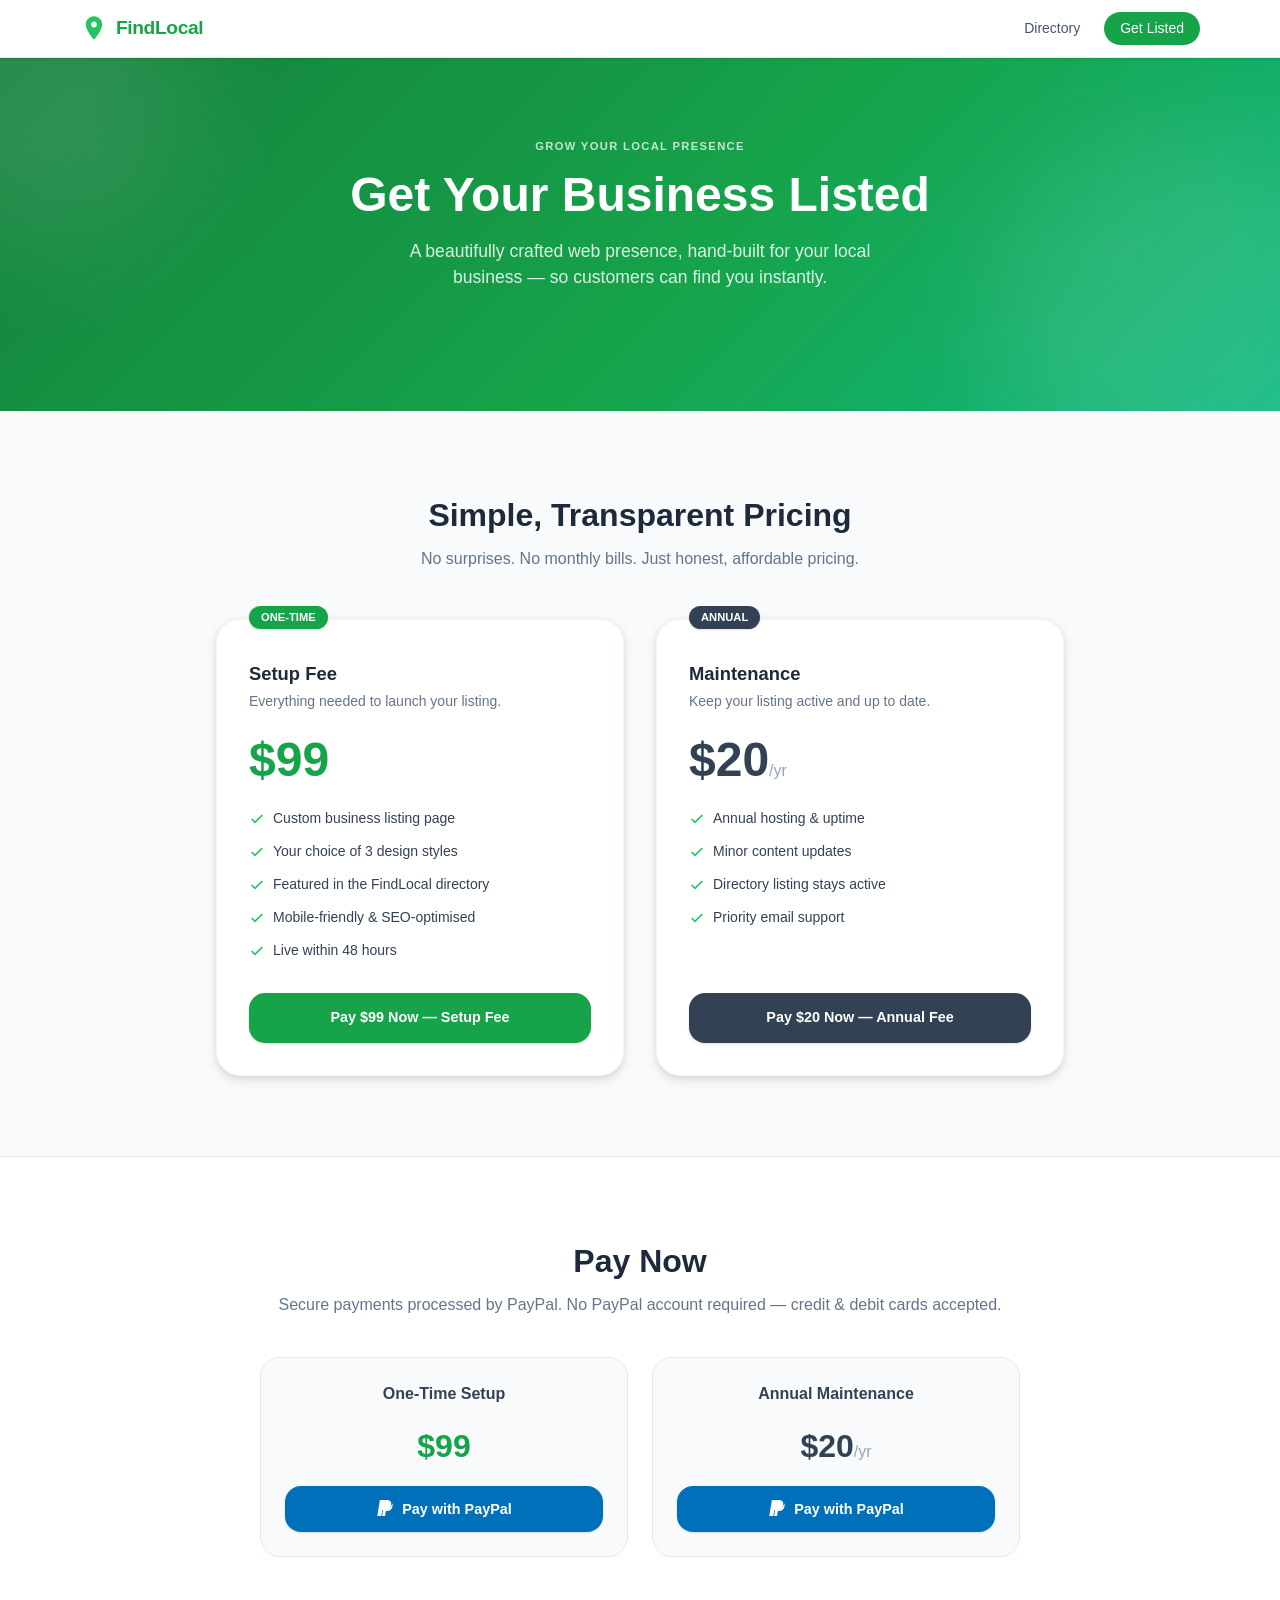
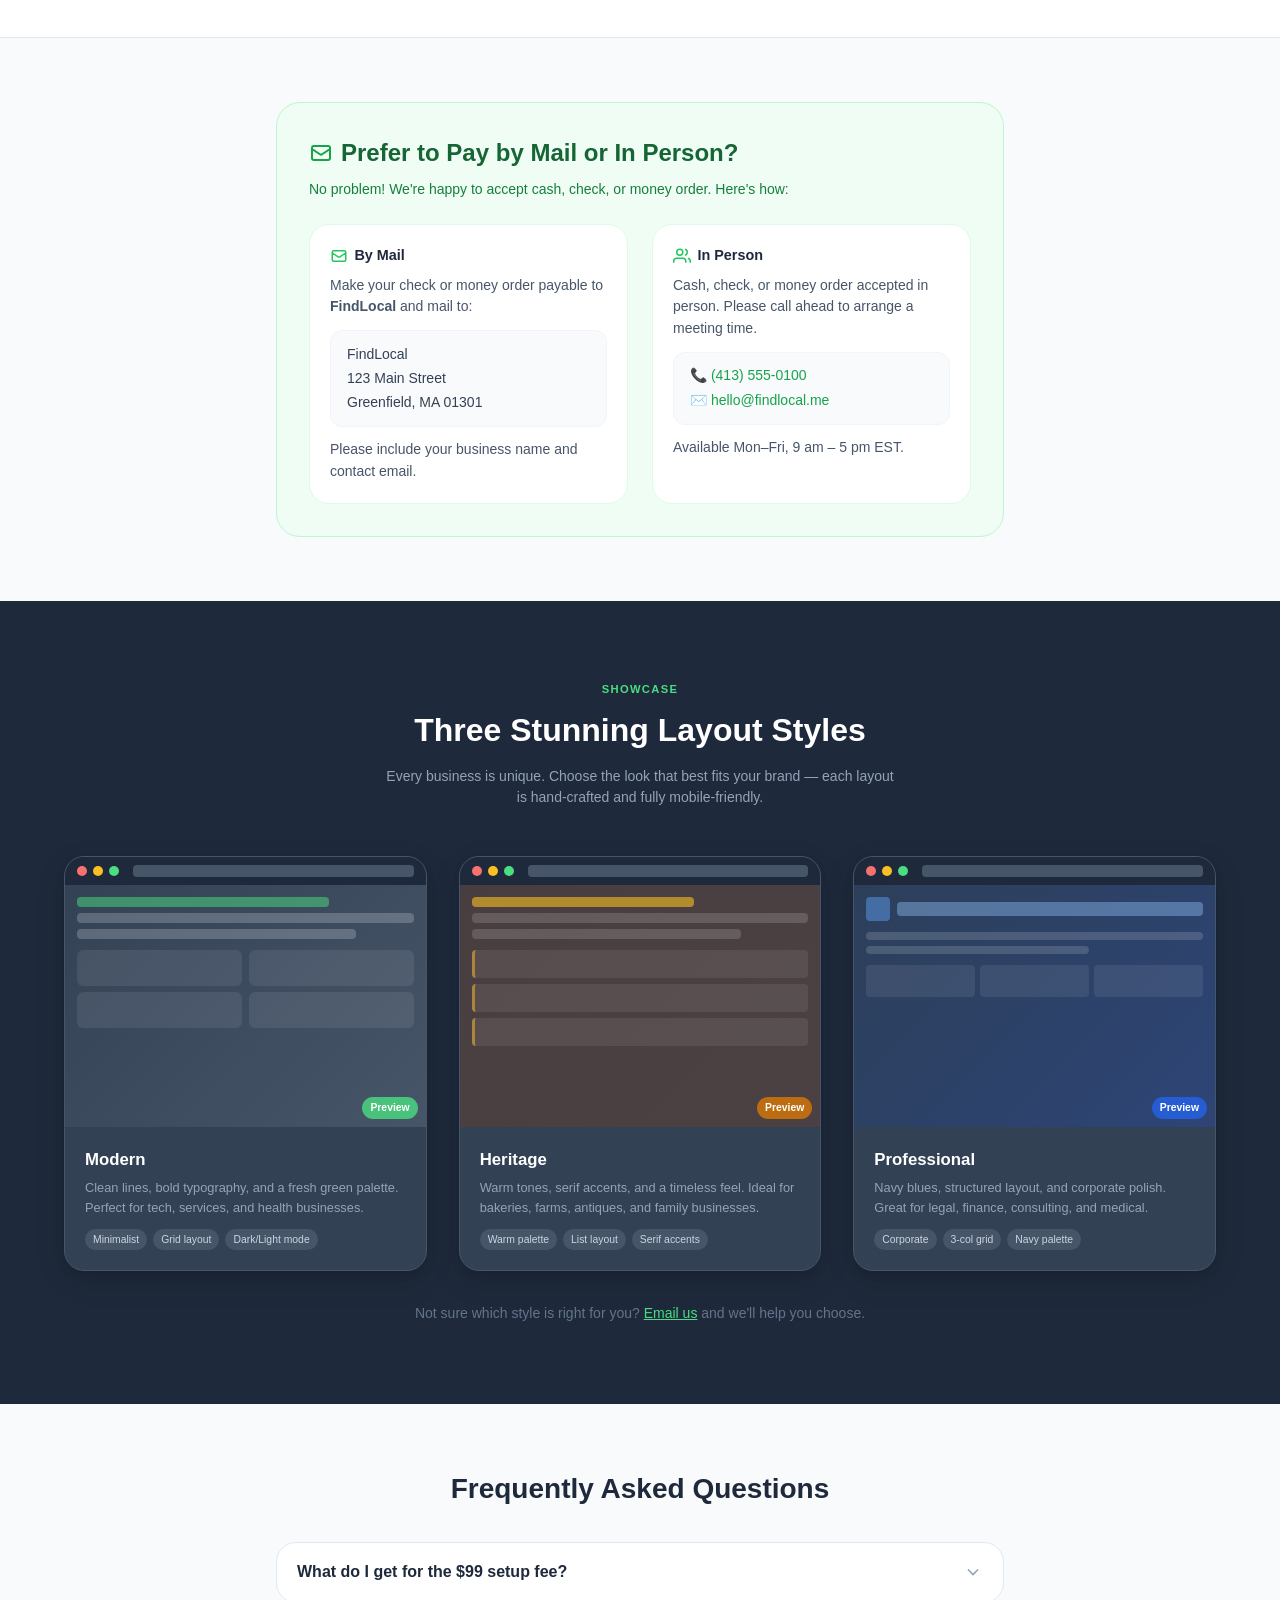
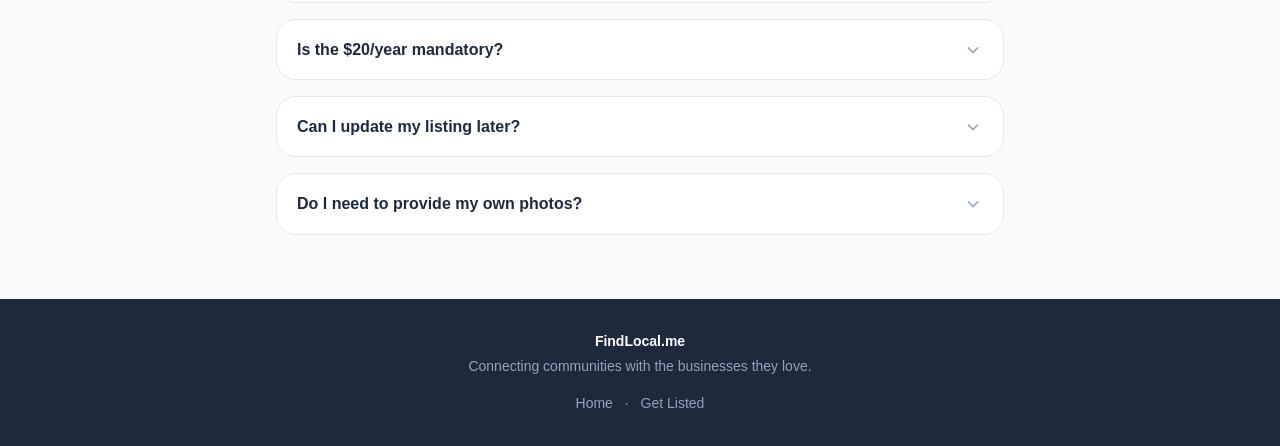
<file: get-listed.html>
<!DOCTYPE html>
<html lang="en">
<head>
  <meta charset="UTF-8" />
  <meta name="viewport" content="width=device-width, initial-scale=1.0" />
  <title>Get Listed — FindLocal.me</title>
  <meta name="description" content="Get your local business listed on FindLocal.me. $99 one-time setup, $20/year maintenance." />
  <link rel="stylesheet" href="assets/css/findlocal.css" />
</head>
<body>

<!-- ===== NAVBAR ===== -->
<header class="navbar">
  <div class="navbar__inner">
    <a href="index.html" class="navbar__brand">
      <svg viewBox="0 0 24 24" aria-hidden="true"><path d="M12 2C8.13 2 5 5.13 5 9c0 5.25 7 13 7 13s7-7.75 7-13c0-3.87-3.13-7-7-7zm0 9.5c-1.38 0-2.5-1.12-2.5-2.5S10.62 6.5 12 6.5s2.5 1.12 2.5 2.5S13.38 11.5 12 11.5z"/></svg>
      FindLocal
    </a>
    <nav class="navbar__nav">
      <a href="index.html#directory" class="navbar__link">Directory</a>
      <a href="get-listed.html" class="navbar__cta">Get Listed</a>
    </nav>
  </div>
</header>

<!-- ===== HERO ===== -->
<section class="hero">
  <div class="hero__blob hero__blob--tl" aria-hidden="true"></div>
  <div class="hero__blob hero__blob--br" aria-hidden="true"></div>
  <div class="hero__inner">
    <span class="hero__eyebrow">Grow your local presence</span>
    <h1 class="hero__title">Get Your Business Listed</h1>
    <p class="hero__subtitle">
      A beautifully crafted web presence, hand-built for your local business — so customers can find you instantly.
    </p>
  </div>
</section>

<!-- ===== PRICING ===== -->
<section id="pricing">
  <div class="pricing">
    <h2 class="pricing__heading">Simple, Transparent Pricing</h2>
    <p class="pricing__sub">No surprises. No monthly bills. Just honest, affordable pricing.</p>
    <div class="pricing__grid">

      <!-- Setup card -->
      <div class="pricing-card">
        <span class="pricing-card__pill pricing-card__pill--green">ONE-TIME</span>
        <h3 class="pricing-card__title">Setup Fee</h3>
        <p class="pricing-card__subtitle">Everything needed to launch your listing.</p>
        <div class="pricing-card__price">$99</div>
        <ul class="pricing-card__features">
          <li>
            <svg fill="none" stroke="currentColor" stroke-width="2.5" viewBox="0 0 24 24" aria-hidden="true"><polyline points="20 6 9 17 4 12"/></svg>
            Custom business listing page
          </li>
          <li>
            <svg fill="none" stroke="currentColor" stroke-width="2.5" viewBox="0 0 24 24" aria-hidden="true"><polyline points="20 6 9 17 4 12"/></svg>
            Your choice of 3 design styles
          </li>
          <li>
            <svg fill="none" stroke="currentColor" stroke-width="2.5" viewBox="0 0 24 24" aria-hidden="true"><polyline points="20 6 9 17 4 12"/></svg>
            Featured in the FindLocal directory
          </li>
          <li>
            <svg fill="none" stroke="currentColor" stroke-width="2.5" viewBox="0 0 24 24" aria-hidden="true"><polyline points="20 6 9 17 4 12"/></svg>
            Mobile-friendly &amp; SEO-optimised
          </li>
          <li>
            <svg fill="none" stroke="currentColor" stroke-width="2.5" viewBox="0 0 24 24" aria-hidden="true"><polyline points="20 6 9 17 4 12"/></svg>
            Live within 48 hours
          </li>
        </ul>
        <a href="#pay-now" class="pricing-card__btn pricing-card__btn--green">Pay $99 Now — Setup Fee</a>
      </div>

      <!-- Maintenance card -->
      <div class="pricing-card">
        <span class="pricing-card__pill pricing-card__pill--slate">ANNUAL</span>
        <h3 class="pricing-card__title">Maintenance</h3>
        <p class="pricing-card__subtitle">Keep your listing active and up to date.</p>
        <div class="pricing-card__price pricing-card__price--slate">$20<small>/yr</small></div>
        <ul class="pricing-card__features">
          <li>
            <svg fill="none" stroke="currentColor" stroke-width="2.5" viewBox="0 0 24 24" aria-hidden="true"><polyline points="20 6 9 17 4 12"/></svg>
            Annual hosting &amp; uptime
          </li>
          <li>
            <svg fill="none" stroke="currentColor" stroke-width="2.5" viewBox="0 0 24 24" aria-hidden="true"><polyline points="20 6 9 17 4 12"/></svg>
            Minor content updates
          </li>
          <li>
            <svg fill="none" stroke="currentColor" stroke-width="2.5" viewBox="0 0 24 24" aria-hidden="true"><polyline points="20 6 9 17 4 12"/></svg>
            Directory listing stays active
          </li>
          <li>
            <svg fill="none" stroke="currentColor" stroke-width="2.5" viewBox="0 0 24 24" aria-hidden="true"><polyline points="20 6 9 17 4 12"/></svg>
            Priority email support
          </li>
        </ul>
        <a href="#pay-now" class="pricing-card__btn pricing-card__btn--slate">Pay $20 Now — Annual Fee</a>
      </div>

    </div>
  </div>
</section>

<!-- ===== PAY NOW ===== -->
<section id="pay-now" class="pay-now">
  <div class="pay-now__inner">
    <h2>Pay Now</h2>
    <p class="pay-now__sub">Secure payments processed by PayPal. No PayPal account required — credit &amp; debit cards accepted.</p>
    <div class="pay-now__row">

      <!-- Setup PayPal -->
      <div class="pay-now-card">
        <span class="pay-now-card__label">One-Time Setup</span>
        <span class="pay-now-card__price">$99</span>
        <button
          type="button"
          class="paypal-btn"
          onclick="alert('PayPal integration coming soon!\n\nPlease use the mail or in-person option below in the meantime.')"
          aria-label="Pay $99 setup fee via PayPal"
        >
          <svg viewBox="0 0 24 24" xmlns="http://www.w3.org/2000/svg" aria-hidden="true"><path d="M7.076 21.337H2.47a.641.641 0 0 1-.633-.74L4.944.901C5.026.382 5.474 0 5.998 0h7.46c2.57 0 4.578.543 5.69 1.81 1.01 1.15 1.304 2.42 1.012 4.287-.023.143-.047.288-.077.437-.983 5.05-4.349 6.797-8.647 6.797h-2.19c-.524 0-.968.382-1.05.9l-1.12 7.106zm14.146-14.42a3.35 3.35 0 0 0-.607-.541c-.013.076-.026.175-.041.254-.59 3.025-2.566 6.643-8.993 6.643H9.39l-1.266 8.02h3.135c.458 0 .847-.333.919-.786l.038-.197.731-4.63.047-.254a.932.932 0 0 1 .919-.786h.578c3.748 0 6.683-1.524 7.54-5.927.362-1.855.175-3.406-.809-4.796z"/></svg>
          Pay with PayPal
        </button>
      </div>

      <!-- Maintenance PayPal -->
      <div class="pay-now-card">
        <span class="pay-now-card__label">Annual Maintenance</span>
        <span class="pay-now-card__price pay-now-card__price--slate">$20<small>/yr</small></span>
        <button
          type="button"
          class="paypal-btn"
          onclick="alert('PayPal integration coming soon!\n\nPlease use the mail or in-person option below in the meantime.')"
          aria-label="Pay $20 annual maintenance fee via PayPal"
        >
          <svg viewBox="0 0 24 24" xmlns="http://www.w3.org/2000/svg" aria-hidden="true"><path d="M7.076 21.337H2.47a.641.641 0 0 1-.633-.74L4.944.901C5.026.382 5.474 0 5.998 0h7.46c2.57 0 4.578.543 5.69 1.81 1.01 1.15 1.304 2.42 1.012 4.287-.023.143-.047.288-.077.437-.983 5.05-4.349 6.797-8.647 6.797h-2.19c-.524 0-.968.382-1.05.9l-1.12 7.106zm14.146-14.42a3.35 3.35 0 0 0-.607-.541c-.013.076-.026.175-.041.254-.59 3.025-2.566 6.643-8.993 6.643H9.39l-1.266 8.02h3.135c.458 0 .847-.333.919-.786l.038-.197.731-4.63.047-.254a.932.932 0 0 1 .919-.786h.578c3.748 0 6.683-1.524 7.54-5.927.362-1.855.175-3.406-.809-4.796z"/></svg>
          Pay with PayPal
        </button>
      </div>

    </div>
  </div>
</section>

<!-- ===== MAIL / IN-PERSON ===== -->
<section id="mail-payment">
  <div class="mail-section">
    <div class="mail-card">
      <h2>
        <svg fill="none" stroke="currentColor" stroke-width="2" viewBox="0 0 24 24" aria-hidden="true"><path d="M3 8l7.89 5.26a2 2 0 0 0 2.22 0L21 8M5 19h14a2 2 0 0 0 2-2V7a2 2 0 0 0-2-2H5a2 2 0 0 0-2 2v10a2 2 0 0 0 2 2z"/></svg>
        Prefer to Pay by Mail or In Person?
      </h2>
      <p>No problem! We're happy to accept cash, check, or money order. Here's how:</p>
      <div class="mail-card__grid">

        <div class="mail-subcard">
          <h3>
            <svg fill="none" stroke="currentColor" stroke-width="2" viewBox="0 0 24 24" aria-hidden="true"><path d="M3 8l7.89 5.26a2 2 0 0 0 2.22 0L21 8M5 19h14a2 2 0 0 0 2-2V7a2 2 0 0 0-2-2H5a2 2 0 0 0-2 2v10a2 2 0 0 0 2 2z"/></svg>
            By Mail
          </h3>
          <p>Make your check or money order payable to <strong>FindLocal</strong> and mail to:</p>
          <address>
            FindLocal<br />
            123 Main Street<br />
            Greenfield, MA 01301
          </address>
          <p class="mail-subcard__note">Please include your business name and contact email.</p>
        </div>

        <div class="mail-subcard">
          <h3>
            <svg fill="none" stroke="currentColor" stroke-width="2" viewBox="0 0 24 24" aria-hidden="true"><path d="M17 21v-2a4 4 0 0 0-4-4H5a4 4 0 0 0-4 4v2"/><circle cx="9" cy="7" r="4"/><path d="M23 21v-2a4 4 0 0 0-3-3.87"/><path d="M16 3.13a4 4 0 0 1 0 7.75"/></svg>
            In Person
          </h3>
          <p>Cash, check, or money order accepted in person. Please call ahead to arrange a meeting time.</p>
          <div class="mail-subcard__contacts">
            <p>📞 <a href="tel:+14135550100">(413) 555-0100</a></p>
            <p>✉️ <a href="mailto:hello@findlocal.me">hello@findlocal.me</a></p>
          </div>
          <p class="mail-subcard__note">Available Mon–Fri, 9 am – 5 pm EST.</p>
        </div>

      </div>
    </div>
  </div>
</section>

<!-- ===== DESIGN GALLERY ===== -->
<section id="design-gallery" class="gallery">
  <div class="gallery__inner">
    <p class="gallery__eyebrow">Showcase</p>
    <h2>Three Stunning Layout Styles</h2>
    <p class="gallery__sub">
      Every business is unique. Choose the look that best fits your brand — each layout is hand-crafted and fully mobile-friendly.
    </p>
    <div class="gallery__grid">

      <!-- Modern -->
      <div class="gallery-card">
        <div class="gallery-card__mock mock-modern">
          <div class="gallery-card__chrome">
            <span class="gallery-card__dot" style="background:#f87171"></span>
            <span class="gallery-card__dot" style="background:#fbbf24"></span>
            <span class="gallery-card__dot" style="background:#4ade80"></span>
            <div class="gallery-card__chrome-bar"></div>
          </div>
          <div class="gallery-card__screen">
            <div class="bar bar--wide"></div>
            <div class="bar bar--med"></div>
            <div class="bar bar--short"></div>
            <div class="grid-2">
              <div class="cell"></div>
              <div class="cell"></div>
              <div class="cell"></div>
              <div class="cell"></div>
            </div>
          </div>
          <span class="gallery-card__preview-badge" style="background:rgba(74,222,128,.8)">Preview</span>
        </div>
        <div class="gallery-card__body">
          <h3 class="gallery-card__title">Modern</h3>
          <p class="gallery-card__desc">Clean lines, bold typography, and a fresh green palette. Perfect for tech, services, and health businesses.</p>
          <div class="gallery-card__tags">
            <span class="gallery-card__tag">Minimalist</span>
            <span class="gallery-card__tag">Grid layout</span>
            <span class="gallery-card__tag">Dark/Light mode</span>
          </div>
        </div>
      </div>

      <!-- Heritage -->
      <div class="gallery-card">
        <div class="gallery-card__mock mock-heritage">
          <div class="gallery-card__chrome">
            <span class="gallery-card__dot" style="background:#f87171"></span>
            <span class="gallery-card__dot" style="background:#fbbf24"></span>
            <span class="gallery-card__dot" style="background:#4ade80"></span>
            <div class="gallery-card__chrome-bar"></div>
          </div>
          <div class="gallery-card__screen">
            <div class="bar bar--wide"></div>
            <div class="bar bar--med"></div>
            <div class="bar bar--short"></div>
            <div class="list">
              <div class="list-item"></div>
              <div class="list-item"></div>
              <div class="list-item"></div>
            </div>
          </div>
          <span class="gallery-card__preview-badge" style="background:rgba(217,119,6,.8)">Preview</span>
        </div>
        <div class="gallery-card__body">
          <h3 class="gallery-card__title">Heritage</h3>
          <p class="gallery-card__desc">Warm tones, serif accents, and a timeless feel. Ideal for bakeries, farms, antiques, and family businesses.</p>
          <div class="gallery-card__tags">
            <span class="gallery-card__tag">Warm palette</span>
            <span class="gallery-card__tag">List layout</span>
            <span class="gallery-card__tag">Serif accents</span>
          </div>
        </div>
      </div>

      <!-- Professional -->
      <div class="gallery-card">
        <div class="gallery-card__mock mock-professional">
          <div class="gallery-card__chrome">
            <span class="gallery-card__dot" style="background:#f87171"></span>
            <span class="gallery-card__dot" style="background:#fbbf24"></span>
            <span class="gallery-card__dot" style="background:#4ade80"></span>
            <div class="gallery-card__chrome-bar"></div>
          </div>
          <div class="gallery-card__screen">
            <div class="top-row">
              <div class="logo-box"></div>
              <div class="title-bar"></div>
            </div>
            <div class="bar bar--wide"></div>
            <div class="bar bar--short"></div>
            <div class="grid-3">
              <div class="cell"></div>
              <div class="cell"></div>
              <div class="cell"></div>
            </div>
          </div>
          <span class="gallery-card__preview-badge" style="background:rgba(37,99,235,.8)">Preview</span>
        </div>
        <div class="gallery-card__body">
          <h3 class="gallery-card__title">Professional</h3>
          <p class="gallery-card__desc">Navy blues, structured layout, and corporate polish. Great for legal, finance, consulting, and medical.</p>
          <div class="gallery-card__tags">
            <span class="gallery-card__tag">Corporate</span>
            <span class="gallery-card__tag">3-col grid</span>
            <span class="gallery-card__tag">Navy palette</span>
          </div>
        </div>
      </div>

    </div>
    <p style="text-align:center;color:#64748b;font-size:.875rem;margin-top:2rem;">
      Not sure which style is right for you? <a href="mailto:hello@findlocal.me" style="color:#4ade80;text-decoration:underline;">Email us</a> and we'll help you choose.
    </p>
  </div>
</section>

<!-- ===== FAQ ===== -->
<section>
  <div class="faq">
    <h2>Frequently Asked Questions</h2>
    <div class="faq__list">

      <details class="faq-item">
        <summary>
          What do I get for the $99 setup fee?
          <svg fill="none" stroke="currentColor" stroke-width="2" viewBox="0 0 24 24" aria-hidden="true"><polyline points="6 9 12 15 18 9"/></svg>
        </summary>
        <div class="faq-item__body">
          Your $99 covers the full design and build of your listing page — including your choice of layout, adding your logo, photos, business details, and publishing it to the FindLocal directory. You'll be live within 48 hours.
        </div>
      </details>

      <details class="faq-item">
        <summary>
          Is the $20/year mandatory?
          <svg fill="none" stroke="currentColor" stroke-width="2" viewBox="0 0 24 24" aria-hidden="true"><polyline points="6 9 12 15 18 9"/></svg>
        </summary>
        <div class="faq-item__body">
          Yes, the annual $20 keeps your listing hosted and active in the directory. If you choose not to renew, your listing will be removed. There are no hidden fees beyond these two charges.
        </div>
      </details>

      <details class="faq-item">
        <summary>
          Can I update my listing later?
          <svg fill="none" stroke="currentColor" stroke-width="2" viewBox="0 0 24 24" aria-hidden="true"><polyline points="6 9 12 15 18 9"/></svg>
        </summary>
        <div class="faq-item__body">
          Absolutely. Minor content updates (hours, phone number, description) are included in your annual fee. Major redesigns may incur a small additional charge.
        </div>
      </details>

      <details class="faq-item">
        <summary>
          Do I need to provide my own photos?
          <svg fill="none" stroke="currentColor" stroke-width="2" viewBox="0 0 24 24" aria-hidden="true"><polyline points="6 9 12 15 18 9"/></svg>
        </summary>
        <div class="faq-item__body">
          Photos are optional but highly recommended. If you don't have any, we can use free stock images that match your business type.
        </div>
      </details>

    </div>
  </div>
</section>

<!-- ===== FOOTER ===== -->
<footer class="footer">
  <p class="footer__name">FindLocal.me</p>
  <p>Connecting communities with the businesses they love.</p>
  <nav class="footer__links">
    <a href="index.html">Home</a>
    <span class="footer__sep">·</span>
    <a href="get-listed.html">Get Listed</a>
  </nav>
</footer>

</body>
</html>
</file>
<file: assets/css/findlocal.css>
/* ==========================================================
   FindLocal.me — Standalone CSS (no external dependencies)
   ========================================================== */

/* ── Custom properties ──────────────────────────────────── */
:root {
  --brand-50:  #f0fdf4;
  --brand-100: #dcfce7;
  --brand-200: #bbf7d0;
  --brand-300: #86efac;
  --brand-400: #4ade80;
  --brand-500: #22c55e;
  --brand-600: #16a34a;
  --brand-700: #15803d;
  --brand-800: #166534;
  --slate-50:  #f8fafc;
  --slate-100: #f1f5f9;
  --slate-200: #e2e8f0;
  --slate-300: #cbd5e1;
  --slate-400: #94a3b8;
  --slate-500: #64748b;
  --slate-600: #475569;
  --slate-700: #334155;
  --slate-800: #1e293b;
  --slate-900: #0f172a;
  --radius-sm: 8px;
  --radius-md: 12px;
  --radius-lg: 16px;
  --radius-xl: 20px;
  --radius-2xl: 24px;
  --shadow-sm: 0 1px 3px rgba(0,0,0,.08), 0 1px 2px rgba(0,0,0,.06);
  --shadow-md: 0 4px 12px rgba(0,0,0,.1), 0 2px 6px rgba(0,0,0,.06);
  --shadow-lg: 0 10px 30px rgba(0,0,0,.12), 0 4px 10px rgba(0,0,0,.08);
}

/* ── Reset ──────────────────────────────────────────────── */
*, *::before, *::after { box-sizing: border-box; margin: 0; padding: 0; }
html { font-size: 16px; scroll-behavior: smooth; }
body {
  font-family: -apple-system, BlinkMacSystemFont, "Segoe UI", Roboto, "Helvetica Neue", Arial, sans-serif;
  background: var(--slate-50);
  color: var(--slate-800);
  -webkit-font-smoothing: antialiased;
  line-height: 1.5;
}
a { color: inherit; text-decoration: none; }
button { cursor: pointer; border: none; background: none; font-family: inherit; font-size: inherit; }
svg { display: inline-block; vertical-align: middle; }
address { font-style: normal; }
details > summary { list-style: none; }
details > summary::-webkit-details-marker { display: none; }

/* ── Utility ────────────────────────────────────────────── */
.container { max-width: 1152px; margin: 0 auto; padding: 0 1rem; }
.sr-only { position: absolute; width: 1px; height: 1px; overflow: hidden; clip: rect(0,0,0,0); white-space: nowrap; }
.hidden { display: none !important; }

/* ── Navbar ─────────────────────────────────────────────── */
.navbar {
  position: sticky;
  top: 0;
  z-index: 50;
  background: rgba(255,255,255,.92);
  backdrop-filter: blur(8px);
  border-bottom: 1px solid var(--slate-200);
  box-shadow: var(--shadow-sm);
}
.navbar__inner {
  max-width: 1152px; margin: 0 auto; padding: .75rem 1rem;
  display: flex; align-items: center; justify-content: space-between;
}
.navbar__brand {
  display: flex; align-items: center; gap: .5rem;
  font-weight: 700; font-size: 1.2rem; color: var(--brand-600);
  text-decoration: none; letter-spacing: -.02em;
}
.navbar__brand svg { width: 28px; height: 28px; fill: var(--brand-500); flex-shrink: 0; }
.navbar__nav { display: flex; align-items: center; gap: 1.5rem; }
.navbar__link { font-size: .875rem; font-weight: 500; color: var(--slate-600); transition: color .15s; }
.navbar__link:hover { color: var(--brand-600); }
.navbar__cta {
  background: var(--brand-600); color: #fff;
  padding: .375rem 1rem; border-radius: 999px;
  font-size: .875rem; font-weight: 500;
  transition: background .15s;
}
.navbar__cta:hover { background: var(--brand-700); }

/* ── Hero ───────────────────────────────────────────────── */
.hero {
  position: relative; overflow: hidden;
  background: linear-gradient(135deg, var(--brand-700) 0%, var(--brand-600) 55%, #10b981 100%);
  padding: 5rem 1rem; text-align: center; color: #fff;
}
.hero__blob {
  pointer-events: none; position: absolute; border-radius: 50%;
  background: rgba(255,255,255,.1); filter: blur(60px);
}
.hero__blob--tl { top: -6rem; left: -6rem; width: 18rem; height: 18rem; }
.hero__blob--br { bottom: -6rem; right: -6rem; width: 24rem; height: 24rem; }
.hero__inner { position: relative; max-width: 760px; margin: 0 auto; }
.hero__eyebrow {
  display: block; text-transform: uppercase; letter-spacing: .12em;
  color: rgba(255,255,255,.75); font-size: .7rem; font-weight: 600; margin-bottom: .75rem;
}
.hero__title {
  font-size: clamp(2rem, 5vw, 3rem); font-weight: 800; line-height: 1.15;
  margin-bottom: 1rem;
}
.hero__title span { text-decoration: underline; text-decoration-color: rgba(255,255,255,.5); text-underline-offset: 5px; }
.hero__subtitle {
  color: rgba(255,255,255,.85); font-size: 1.1rem; margin-bottom: 2.5rem; max-width: 520px; margin-left: auto; margin-right: auto;
}
.hero__search { max-width: 680px; margin: 0 auto; }
.hero__search-row { display: flex; flex-direction: column; gap: .75rem; }
@media (min-width: 600px) { .hero__search-row { flex-direction: row; } }
.hero__input-wrap { position: relative; flex: 1; }
.hero__input-icon {
  position: absolute; left: 1rem; top: 50%; transform: translateY(-50%);
  width: 20px; height: 20px; color: var(--slate-400); pointer-events: none;
}
.hero__input {
  width: 100%; padding: 1rem 1rem 1rem 3rem; border-radius: var(--radius-lg);
  border: none; font-size: 1rem; color: var(--slate-800);
  box-shadow: var(--shadow-lg); outline: none;
}
.hero__input:focus { box-shadow: 0 0 0 4px rgba(74,222,128,.4), var(--shadow-lg); }
.hero__input::placeholder { color: var(--slate-400); }
.hero__btn {
  background: var(--slate-800); color: #fff; font-weight: 600; font-size: 1rem;
  padding: 1rem 2rem; border-radius: var(--radius-lg); white-space: nowrap;
  box-shadow: var(--shadow-lg); transition: background .15s;
}
.hero__btn:hover { background: var(--slate-900); }
.hero__tips { margin-top: .75rem; color: rgba(255,255,255,.7); font-size: .875rem; }
.hero__tips button { background: none; border: none; color: inherit; text-decoration: underline; cursor: pointer; padding: 0; font: inherit; transition: color .15s; }
.hero__tips button:hover { color: #fff; }

/* ── Directory Section ──────────────────────────────────── */
.directory { max-width: 1152px; margin: 0 auto; padding: 4rem 1rem; }
.directory__header {
  display: flex; flex-direction: column; gap: 1rem;
  margin-bottom: 2rem;
}
@media (min-width: 640px) {
  .directory__header { flex-direction: row; align-items: center; justify-content: space-between; }
}
.directory__title { font-size: 1.5rem; font-weight: 700; color: var(--slate-800); }
.directory__count { font-size: .875rem; color: var(--slate-500); margin-top: .25rem; }
.directory__filter-wrap { display: flex; align-items: center; gap: .5rem; }
.directory__filter-label { font-size: .875rem; color: var(--slate-600); font-weight: 500; white-space: nowrap; }
.directory__filter {
  border: 1px solid var(--slate-200); border-radius: var(--radius-md);
  padding: .5rem .75rem; font-size: .875rem; background: #fff;
  box-shadow: var(--shadow-sm); outline: none; font-family: inherit;
  color: var(--slate-700);
}
.directory__filter:focus { box-shadow: 0 0 0 3px rgba(74,222,128,.3); }

/* ── Card Grid ──────────────────────────────────────────── */
.card-grid {
  display: grid;
  grid-template-columns: 1fr;
  gap: 1.5rem;
}
@media (min-width: 600px) { .card-grid { grid-template-columns: repeat(2, 1fr); } }
@media (min-width: 900px) { .card-grid { grid-template-columns: repeat(3, 1fr); } }

/* ── Business Card ──────────────────────────────────────── */
.biz-card {
  background: #fff; border-radius: var(--radius-xl);
  border: 1px solid var(--slate-100);
  box-shadow: var(--shadow-sm);
  padding: 1.25rem;
  display: flex; flex-direction: column; gap: .75rem;
  transition: box-shadow .2s;
  animation: fadeUp .35s ease both;
}
.biz-card:hover { box-shadow: var(--shadow-md); }
@keyframes fadeUp {
  from { opacity: 0; transform: translateY(12px); }
  to   { opacity: 1; transform: translateY(0); }
}
.biz-card__header { display: flex; align-items: flex-start; justify-content: space-between; gap: .5rem; }
.biz-card__name { font-weight: 700; color: var(--slate-800); font-size: 1rem; line-height: 1.3; }
.biz-card__badge {
  display: inline-block; font-size: .7rem; font-weight: 600;
  padding: .2rem .55rem; border-radius: 999px; white-space: nowrap; flex-shrink: 0;
}
.biz-card__desc { font-size: .875rem; color: var(--slate-500); flex: 1; line-height: 1.55; }
.biz-card__location { display: flex; align-items: center; gap: .35rem; font-size: .75rem; color: var(--slate-500); }
.biz-card__location svg { width: 14px; height: 14px; fill: var(--brand-500); flex-shrink: 0; }
.biz-card__link {
  display: inline-flex; align-items: center; justify-content: center; gap: .4rem;
  background: var(--brand-600); color: #fff; font-size: .875rem; font-weight: 600;
  padding: .625rem 1rem; border-radius: var(--radius-md); transition: background .15s;
  margin-top: .25rem;
}
.biz-card__link:hover { background: var(--brand-700); }
.biz-card__link svg { width: 14px; height: 14px; }

/* Badge colour variants */
.badge--bakery        { background: #fef9c3; color: #854d0e; }
.badge--auto          { background: #dbeafe; color: #1d4ed8; }
.badge--landscaping   { background: #dcfce7; color: #15803d; }
.badge--restaurant    { background: #ffedd5; color: #c2410c; }
.badge--plumbing      { background: #cffafe; color: #0e7490; }
.badge--photography   { background: #ede9fe; color: #6d28d9; }
.badge--it            { background: #e0e7ff; color: #3730a3; }
.badge--florist       { background: #fce7f3; color: #9d174d; }
.badge--legal         { background: #f1f5f9; color: #475569; }
.badge--fitness       { background: #ffe4e6; color: #be123c; }
.badge--farm          { background: #f7fee7; color: #3f6212; }
.badge--roofing       { background: #fef3c7; color: #92400e; }
.badge--default       { background: #f1f5f9; color: #475569; }

/* ── Empty State ────────────────────────────────────────── */
.empty-state {
  display: flex; flex-direction: column; align-items: center;
  justify-content: center; padding: 6rem 1rem; text-align: center;
}
.empty-state svg { width: 64px; height: 64px; color: var(--slate-300); margin-bottom: 1rem; }
.empty-state h3 { font-size: 1.1rem; font-weight: 600; color: var(--slate-500); }
.empty-state p { color: var(--slate-400); font-size: .875rem; margin-top: .25rem; }
.empty-state__clear { margin-top: 1rem; font-size: .875rem; font-weight: 500; color: var(--brand-600); text-decoration: underline; background: none; border: none; cursor: pointer; }
.empty-state__clear:hover { color: var(--brand-700); }

/* ── CTA Banner ─────────────────────────────────────────── */
.cta-banner { background: var(--brand-700); color: #fff; padding: 4rem 1rem; text-align: center; }
.cta-banner__inner { max-width: 680px; margin: 0 auto; }
.cta-banner h2 { font-size: 2rem; font-weight: 700; margin-bottom: .75rem; }
.cta-banner p { color: rgba(255,255,255,.85); font-size: 1.1rem; margin-bottom: 2rem; }
.cta-banner strong { color: #fff; }
.cta-banner__btn {
  display: inline-block; background: #fff; color: var(--brand-700);
  font-weight: 700; padding: 1rem 2rem; border-radius: var(--radius-lg);
  box-shadow: var(--shadow-lg); transition: background .15s; font-size: 1rem;
}
.cta-banner__btn:hover { background: var(--brand-50); }

/* ── Footer ─────────────────────────────────────────────── */
.footer { background: var(--slate-800); color: var(--slate-400); padding: 2rem 1rem; text-align: center; font-size: .875rem; }
.footer__name { font-weight: 600; color: #fff; margin-bottom: .25rem; }
.footer__links { margin-top: 1rem; }
.footer__links a { color: var(--slate-400); transition: color .15s; }
.footer__links a:hover { color: #fff; }
.footer__sep { margin: 0 .5rem; }

/* =========================================================
   GET LISTED PAGE
   ========================================================= */

/* ── Page Hero (reuse .hero) ─────────────────────────────── */

/* ── Pricing ─────────────────────────────────────────────── */
.pricing { max-width: 880px; margin: 0 auto; padding: 5rem 1rem; }
.pricing__heading { font-size: 2rem; font-weight: 700; text-align: center; margin-bottom: .5rem; }
.pricing__sub { color: var(--slate-500); text-align: center; margin-bottom: 3rem; }
.pricing__grid { display: grid; grid-template-columns: 1fr; gap: 2rem; }
@media (min-width: 700px) { .pricing__grid { grid-template-columns: repeat(2, 1fr); } }

.pricing-card {
  position: relative; background: #fff; border-radius: var(--radius-2xl);
  border: 1px solid var(--slate-100); box-shadow: var(--shadow-md);
  padding: 2rem 2rem 2rem; display: flex; flex-direction: column;
}
.pricing-card__pill {
  position: absolute; top: -14px; left: 2rem;
  font-size: .7rem; font-weight: 700; padding: .2rem .75rem;
  border-radius: 999px; box-shadow: var(--shadow-sm); color: #fff;
}
.pricing-card__pill--green { background: var(--brand-600); }
.pricing-card__pill--slate { background: var(--slate-700); }
.pricing-card__title { font-size: 1.15rem; font-weight: 700; color: var(--slate-800); margin-top: .5rem; margin-bottom: .25rem; }
.pricing-card__subtitle { font-size: .875rem; color: var(--slate-500); margin-bottom: 1.5rem; }
.pricing-card__price { font-size: 3rem; font-weight: 800; color: var(--brand-600); margin-bottom: 1.5rem; line-height: 1; }
.pricing-card__price--slate { color: var(--slate-700); }
.pricing-card__price sup { font-size: 1.25rem; }
.pricing-card__price small { font-size: 1rem; font-weight: 400; color: var(--slate-400); }
.pricing-card__features { list-style: none; display: flex; flex-direction: column; gap: .75rem; font-size: .875rem; color: var(--slate-700); flex: 1; margin-bottom: 2rem; }
.pricing-card__features li { display: flex; align-items: center; gap: .5rem; }
.pricing-card__features li svg { width: 16px; height: 16px; color: var(--brand-500); flex-shrink: 0; }
.pricing-card__btn {
  display: block; text-align: center; font-weight: 700; font-size: .9rem;
  padding: .875rem 1.5rem; border-radius: var(--radius-lg);
  transition: background .15s; box-shadow: var(--shadow-sm);
}
.pricing-card__btn--green { background: var(--brand-600); color: #fff; }
.pricing-card__btn--green:hover { background: var(--brand-700); }
.pricing-card__btn--slate { background: var(--slate-700); color: #fff; }
.pricing-card__btn--slate:hover { background: var(--slate-800); }

/* ── Pay Now ─────────────────────────────────────────────── */
.pay-now { background: #fff; border-top: 1px solid var(--slate-200); border-bottom: 1px solid var(--slate-200); padding: 5rem 1rem; }
.pay-now__inner { max-width: 760px; margin: 0 auto; text-align: center; }
.pay-now h2 { font-size: 2rem; font-weight: 700; margin-bottom: .5rem; }
.pay-now__sub { color: var(--slate-500); margin-bottom: 2.5rem; }
.pay-now__row { display: flex; flex-direction: column; gap: 1.5rem; }
@media (min-width: 600px) { .pay-now__row { flex-direction: row; } }

.pay-now-card {
  flex: 1; background: var(--slate-50);
  border: 1px solid var(--slate-200); border-radius: var(--radius-xl);
  padding: 1.5rem; display: flex; flex-direction: column; align-items: center; gap: 1rem;
}
.pay-now-card__label { font-weight: 600; color: var(--slate-700); }
.pay-now-card__price { font-size: 2rem; font-weight: 800; color: var(--brand-600); }
.pay-now-card__price--slate { color: var(--slate-700); }
.pay-now-card__price small { font-size: 1rem; font-weight: 400; color: var(--slate-400); }
.paypal-btn {
  width: 100%; display: inline-flex; align-items: center; justify-content: center; gap: .5rem;
  background: #0070ba; color: #fff; font-weight: 700; font-size: .9rem;
  padding: .875rem 1.5rem; border-radius: var(--radius-lg); border: none;
  transition: background .15s; box-shadow: var(--shadow-sm); cursor: pointer;
}
.paypal-btn:hover { background: #003087; }
.paypal-btn svg { width: 18px; height: 18px; fill: #fff; flex-shrink: 0; }

/* ── Mail / In-person ────────────────────────────────────── */
.mail-section { max-width: 760px; margin: 0 auto; padding: 4rem 1rem; }
.mail-card {
  background: var(--brand-50); border: 1px solid var(--brand-200);
  border-radius: var(--radius-2xl); padding: 2rem;
}
.mail-card h2 { font-size: 1.5rem; font-weight: 700; color: var(--brand-800); margin-bottom: .5rem; display: flex; align-items: center; gap: .5rem; }
.mail-card h2 svg { width: 24px; height: 24px; color: var(--brand-600); flex-shrink: 0; }
.mail-card > p { color: var(--brand-700); font-size: .875rem; margin-bottom: 1.5rem; }
.mail-card__grid { display: grid; grid-template-columns: 1fr; gap: 1.5rem; }
@media (min-width: 600px) { .mail-card__grid { grid-template-columns: repeat(2, 1fr); } }
.mail-subcard { background: #fff; border: 1px solid var(--brand-100); border-radius: var(--radius-xl); padding: 1.25rem; }
.mail-subcard h3 { font-weight: 700; color: var(--slate-800); margin-bottom: .5rem; font-size: .9rem; display: flex; align-items: center; gap: .4rem; }
.mail-subcard h3 svg { width: 18px; height: 18px; color: var(--brand-500); flex-shrink: 0; }
.mail-subcard p { font-size: .875rem; color: var(--slate-600); line-height: 1.55; }
.mail-subcard address { margin-top: .75rem; font-size: .875rem; font-weight: 500; color: var(--slate-700); background: var(--slate-50); border: 1px solid var(--slate-100); border-radius: var(--radius-md); padding: .75rem 1rem; line-height: 1.7; }
.mail-subcard__contacts { margin-top: .75rem; font-size: .875rem; font-weight: 500; color: var(--slate-700); background: var(--slate-50); border: 1px solid var(--slate-100); border-radius: var(--radius-md); padding: .75rem 1rem; }
.mail-subcard__contacts p + p { margin-top: .25rem; }
.mail-subcard__contacts a { color: var(--brand-600); }
.mail-subcard__contacts a:hover { text-decoration: underline; }
.mail-subcard__note { margin-top: .75rem; font-size: .75rem; color: var(--slate-500); }

/* ── Design Gallery ──────────────────────────────────────── */
.gallery { background: var(--slate-800); padding: 5rem 1rem; }
.gallery__inner { max-width: 1152px; margin: 0 auto; }
.gallery__eyebrow { text-transform: uppercase; letter-spacing: .12em; color: var(--brand-400); font-size: .7rem; font-weight: 600; text-align: center; margin-bottom: .5rem; }
.gallery h2 { font-size: 2rem; font-weight: 700; color: #fff; text-align: center; margin-bottom: .75rem; }
.gallery__sub { color: var(--slate-400); text-align: center; font-size: .875rem; max-width: 520px; margin: 0 auto 3rem; }
.gallery__grid { display: grid; grid-template-columns: 1fr; gap: 2rem; }
@media (min-width: 700px) { .gallery__grid { grid-template-columns: repeat(3, 1fr); } }

.gallery-card { background: var(--slate-700); border: 1px solid var(--slate-600); border-radius: var(--radius-xl); overflow: hidden; display: flex; flex-direction: column; box-shadow: var(--shadow-lg); }
.gallery-card__mock { position: relative; aspect-ratio: 4/3; overflow: hidden; display: flex; flex-direction: column; }
.gallery-card__chrome { display: flex; align-items: center; gap: .375rem; padding: .5rem .75rem; background: var(--slate-800); flex-shrink: 0; }
.gallery-card__dot { width: 10px; height: 10px; border-radius: 50%; flex-shrink: 0; }
.gallery-card__chrome-bar { flex: 1; height: 12px; background: var(--slate-600); border-radius: 4px; margin-left: .5rem; }
.gallery-card__screen { flex: 1; padding: .75rem; display: flex; flex-direction: column; gap: .4rem; overflow: hidden; }
.gallery-card__preview-badge { position: absolute; bottom: .5rem; right: .5rem; font-size: .65rem; font-weight: 700; padding: .2rem .5rem; border-radius: 999px; color: #fff; }
.gallery-card__body { padding: 1.25rem; }
.gallery-card__title { font-weight: 700; color: #fff; font-size: 1.05rem; margin-bottom: .35rem; }
.gallery-card__desc { color: var(--slate-400); font-size: .8rem; line-height: 1.55; }
.gallery-card__tags { display: flex; flex-wrap: wrap; gap: .375rem; margin-top: .75rem; }
.gallery-card__tag { background: var(--slate-600); color: var(--slate-300); font-size: .65rem; padding: .15rem .5rem; border-radius: 999px; }

/* Modern mock styles */
.mock-modern { background: linear-gradient(135deg, #334155 0%, #475569 100%); }
.mock-modern .bar { height: 10px; border-radius: 4px; background: rgba(74,222,128,.5); }
.mock-modern .bar--wide { width: 75%; }
.mock-modern .bar--med  { width: 100%; background: rgba(255,255,255,.2); }
.mock-modern .bar--short { width: 83%; background: rgba(255,255,255,.2); }
.mock-modern .grid-2 { display: grid; grid-template-columns: 1fr 1fr; gap: .4rem; margin-top: .25rem; }
.mock-modern .cell { height: 36px; background: rgba(255,255,255,.08); border-radius: 6px; }

/* Heritage mock styles */
.mock-heritage { background: linear-gradient(135deg, #78350f50 0%, #92400e40 100%); }
.mock-heritage .bar { height: 10px; border-radius: 4px; background: rgba(251,191,36,.6); }
.mock-heritage .bar--wide { width: 66%; }
.mock-heritage .bar--med  { width: 100%; background: rgba(255,255,255,.15); }
.mock-heritage .bar--short { width: 80%; background: rgba(255,255,255,.15); }
.mock-heritage .list { display: flex; flex-direction: column; gap: .4rem; margin-top: .25rem; }
.mock-heritage .list-item { height: 28px; background: rgba(255,255,255,.08); border-radius: 4px; border-left: 3px solid rgba(251,191,36,.5); }

/* Professional mock styles */
.mock-professional { background: linear-gradient(135deg, #1e3a5f50 0%, #1d4ed840 100%); }
.mock-professional .top-row { display: flex; align-items: center; gap: .4rem; margin-bottom: .3rem; }
.mock-professional .logo-box { width: 24px; height: 24px; background: rgba(96,165,250,.45); border-radius: 4px; flex-shrink: 0; }
.mock-professional .title-bar { flex: 1; height: 14px; background: rgba(147,197,253,.4); border-radius: 4px; }
.mock-professional .bar { height: 8px; border-radius: 4px; background: rgba(255,255,255,.15); }
.mock-professional .bar--wide { width: 100%; }
.mock-professional .bar--short { width: 66%; }
.mock-professional .grid-3 { display: grid; grid-template-columns: repeat(3, 1fr); gap: .35rem; margin-top: .25rem; }
.mock-professional .cell { height: 32px; background: rgba(255,255,255,.08); border-radius: 4px; }

/* ── FAQ ─────────────────────────────────────────────────── */
.faq { max-width: 760px; margin: 0 auto; padding: 4rem 1rem; }
.faq h2 { font-size: 1.75rem; font-weight: 700; text-align: center; margin-bottom: 2rem; }
.faq__list { display: flex; flex-direction: column; gap: 1rem; }
.faq-item { background: #fff; border: 1px solid var(--slate-200); border-radius: var(--radius-xl); overflow: hidden; }
.faq-item summary {
  display: flex; align-items: center; justify-content: space-between;
  padding: 1.1rem 1.25rem; font-weight: 600; color: var(--slate-800);
  cursor: pointer; user-select: none;
}
.faq-item summary svg { width: 20px; height: 20px; color: var(--slate-400); flex-shrink: 0; transition: transform .2s; }
details.faq-item[open] summary svg { transform: rotate(180deg); }
.faq-item__body { padding: 0 1.25rem 1.1rem; font-size: .875rem; color: var(--slate-600); line-height: 1.7; }
</file>
